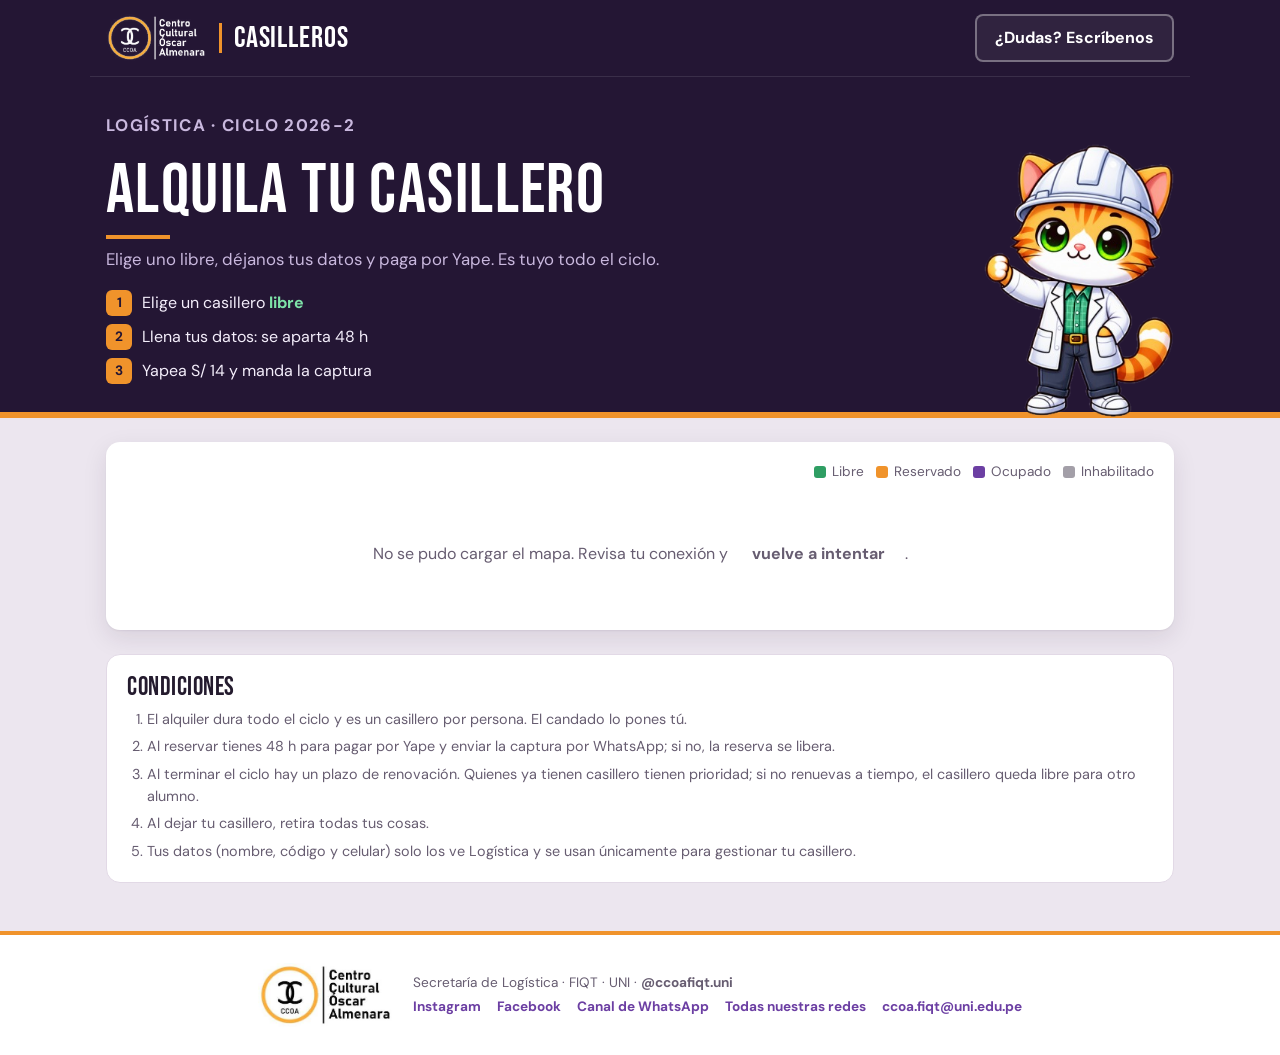
<file: sitio/index.html>
<!doctype html>
<html lang="es">
<head>
  <meta charset="utf-8">
  <meta name="viewport" content="width=device-width, initial-scale=1">
  <title>Casilleros CCOA</title>
  <meta name="description" content="Alquiler de casilleros del Centro Cultural Óscar Almenara (FIQT · UNI).">
  <link rel="icon" href="assets/logo.jpg">
  <link rel="preconnect" href="https://fonts.googleapis.com">
  <link rel="preconnect" href="https://fonts.gstatic.com" crossorigin>
  <link href="https://fonts.googleapis.com/css2?family=Bebas+Neue&family=DM+Sans:wght@400;500;700&display=swap" rel="stylesheet">
  <link rel="stylesheet" href="css/base.css">
  <link rel="stylesheet" href="css/componentes.css">
</head>
<body>
  <div class="cabecera">
    <header class="barra">
      <div class="barra__marca">
        <img src="assets/logo-claro.png" alt="Centro Cultural Óscar Almenara" class="barra__logo">
        <span class="barra__titulo barra__titulo--grande">Casilleros</span>
      </div>
      <a class="boton boton--claro" data-whatsapp target="_blank" rel="noopener">¿Dudas? Escríbenos</a>
    </header>

    <section class="portada">
      <div class="portada__texto">
        <p class="sobretitulo">Logística · Ciclo <span data-ciclo></span></p>
        <h1>Alquila tu casillero</h1>
        <p>Elige uno libre, déjanos tus datos y paga por Yape. Es tuyo todo el ciclo.</p>
        <ol class="pasos">
          <li><span>Elige un casillero <em>libre</em></span></li>
          <li><span>Llena tus datos: se aparta <span class="sin-corte"><span id="horas"></span>&nbsp;h</span></span></li>
          <li><span>Yapea <span id="precio" class="sin-corte"></span> y manda la captura</span></li>
        </ol>
      </div>
      <img class="portada__mascota" src="assets/mascota.png" alt="Mascota del CCOA">
    </section>
  </div>

  <main class="contenedor">
    <section class="tarjeta">
      <div id="aviso" class="aviso" hidden>
        <img src="assets/mascota-portapapeles.png" alt="">
        <div>
          <h2>Periodo de alquiler cerrado</h2>
          <p>Por ahora no se pueden reservar casilleros. Los anunciaremos en nuestras redes cuando se abra el próximo periodo.
            Si tienes una consulta, <a data-whatsapp target="_blank" rel="noopener">escríbenos por WhatsApp</a>.</p>
        </div>
      </div>
      <div class="tarjeta__cab">
        <p id="contador" class="contador">Cargando casilleros…</p>
        <div id="leyenda" class="leyenda"></div>
      </div>
      <div id="mapa" class="mapa"></div>
    </section>

    <section class="tarjeta tarjeta--suave">
      <h2>Condiciones</h2>
      <div id="condiciones"></div>
    </section>
  </main>

  <footer class="pie">
    <img class="pie__logo" src="assets/logo-recortado.png" alt="Centro Cultural Óscar Almenara">
    <div>
      <p>Secretaría de Logística · FIQT · UNI · <b id="usuario"></b></p>
      <nav id="redes" class="pie__redes"></nav>
    </div>
  </footer>

  <script type="module" src="js/paginas/publico.js"></script>
</body>
</html>
</file>
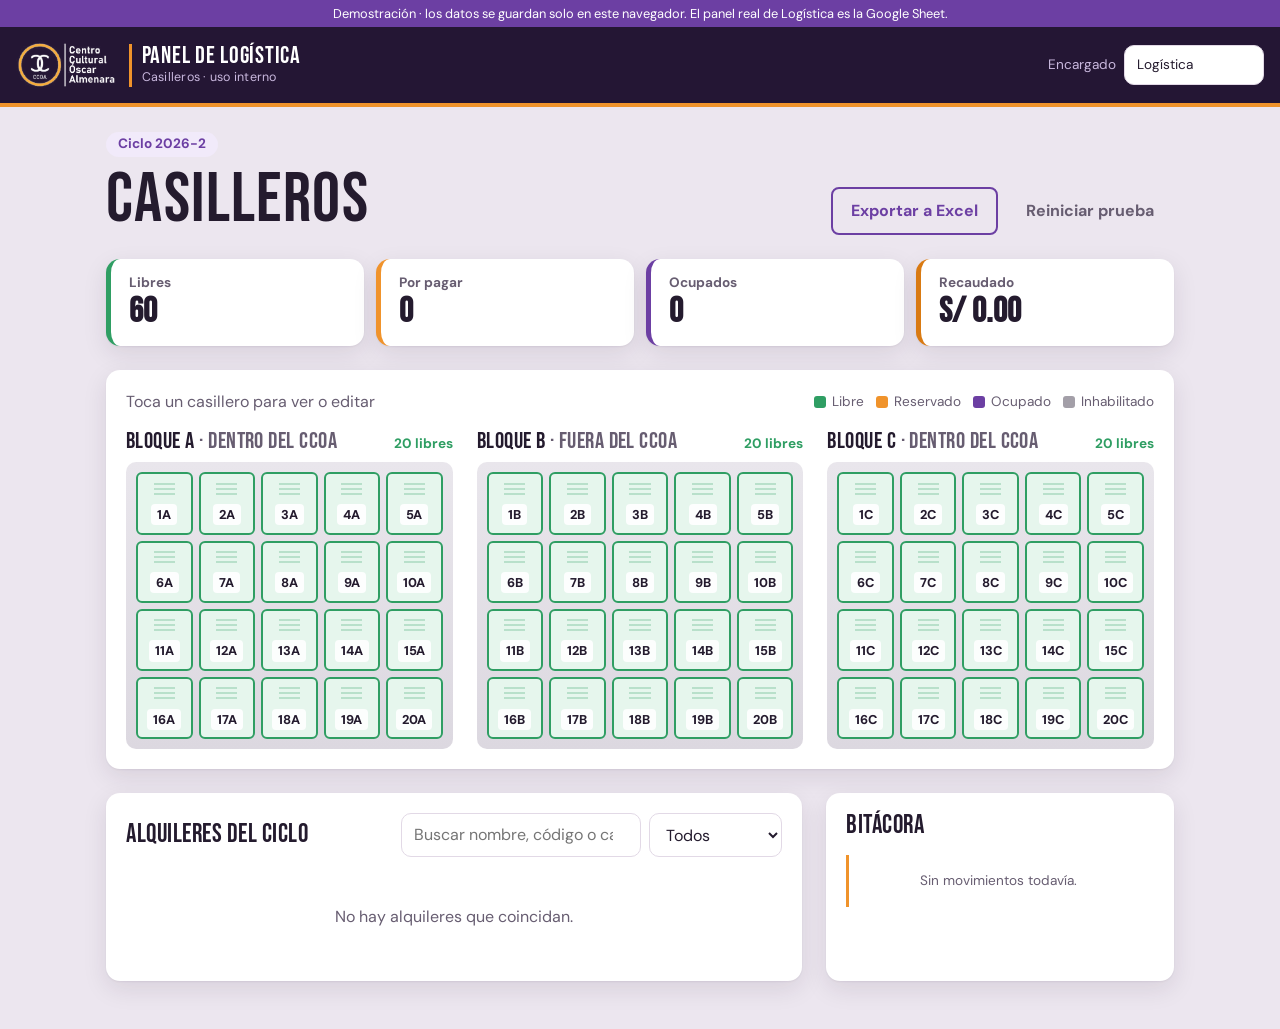
<file: sitio/logistica.html>
﻿<!doctype html>
<html lang="es">
<head>
  <meta charset="utf-8">
  <meta name="viewport" content="width=device-width, initial-scale=1">
  <title>Panel de Logística · Casilleros CCOA</title>
  <meta name="robots" content="noindex">
  <link rel="icon" href="assets/logo.jpg">
  <link rel="preconnect" href="https://fonts.googleapis.com">
  <link rel="preconnect" href="https://fonts.gstatic.com" crossorigin>
  <link href="https://fonts.googleapis.com/css2?family=Bebas+Neue&family=DM+Sans:wght@400;500;700&display=swap" rel="stylesheet">
  <link rel="stylesheet" href="css/base.css">
  <link rel="stylesheet" href="css/componentes.css">
</head>
<body>
  <div class="aviso-prototipo">Demostración · los datos se guardan solo en este navegador. El panel real de Logística es la Google Sheet.</div>

  <header class="barra barra--oscura">
    <div class="barra__marca">
      <img src="assets/logo-claro.png" alt="Centro Cultural Óscar Almenara" class="barra__logo">
      <div class="barra__texto">
        <span class="barra__titulo">Panel de Logística</span>
        <span class="barra__sub">Casilleros · uso interno</span>
      </div>
    </div>
    <label class="barra__encargado">Encargado <input id="encargado" placeholder="Tu nombre"></label>
  </header>

  <main class="contenedor">
    <section class="encabezado-panel">
      <div>
        <p class="etiqueta">Ciclo <span id="ciclo"></span></p>
        <h1>Casilleros</h1>
      </div>
      <div class="encabezado-panel__acciones">
        <button class="boton boton--contorno" id="exportar">Exportar a Excel</button>
        <button class="boton boton--texto" id="reiniciar">Reiniciar prueba</button>
      </div>
    </section>

    <section id="resumen" class="resumen"></section>

    <section class="tarjeta">
      <div class="tarjeta__cab">
        <p class="contador">Toca un casillero para ver o editar</p>
        <div id="leyenda" class="leyenda"></div>
      </div>
      <div id="mapa" class="mapa"></div>
    </section>

    <div class="dos-columnas">
      <section class="tarjeta">
        <div class="tarjeta__cab">
          <h2>Alquileres del ciclo</h2>
          <div class="filtros">
            <input id="buscar" type="search" placeholder="Buscar nombre, código o casillero">
            <select id="filtro">
              <option value="todos">Todos</option>
              <option value="reservado">Por pagar</option>
              <option value="pagado">Pagados</option>
              <option value="finalizado">Finalizados</option>
              <option value="cancelado">Cancelados</option>
            </select>
          </div>
        </div>
        <div id="tabla" class="tabla"></div>
      </section>

      <section class="tarjeta">
        <div class="tarjeta__cab"><h2>Bitácora</h2></div>
        <ul id="bitacora" class="bitacora"></ul>
      </section>
    </div>
  </main>

  <script type="module" src="js/paginas/logistica.js"></script>
</body>
</html>
</file>
<file: sitio/css/base.css>
/* ─────────────────────────────────────────────────────────────
   BASE: colores, tipografía y estructura general.
   Para cambiar la paleta, edita solo las variables de :root.
   ───────────────────────────────────────────────────────────── */

:root {
  /* Marca */
  --naranja: #f0932b;
  --naranja-fuerte: #d97a12;
  --naranja-suave: #fff1e0;
  --morado: #6c3fa3;
  --morado-fuerte: #52307f;
  --morado-suave: #f1eafa;

  /* Estados de casillero */
  --libre: #2f9e63;
  --libre-suave: #e6f6ed;
  --reservado: #f0932b;
  --reservado-suave: #fff1e0;
  --ocupado: #6c3fa3;
  --ocupado-suave: #ece3f8;
  --inhabilitado: #a39fa8;
  --inhabilitado-suave: #efeef0;
  --peligro: #c8414b;

  /* Cabecera oscura */
  --oscuro: #241634;
  --oscuro-2: #3a2356;
  --sobre-oscuro: #f4eefb;
  --sobre-oscuro-suave: #c9b8de;

  /* Neutros */
  --fondo: #ece6ef;
  --superficie: #ffffff;
  --texto: #241b2e;
  --texto-suave: #675d71;
  --borde: #e2d9e6;

  /* Tipografía (Bebas Neue = la "Neue" de los afiches del CCOA en Canva) */
  --fuente-titulos: 'Bebas Neue', 'Arial Narrow', sans-serif;
  --fuente-texto: 'DM Sans', system-ui, sans-serif;

  --radio: 14px;
  --sombra: 0 1px 2px rgba(36, 22, 52, .06), 0 8px 24px rgba(36, 22, 52, .10);
}

* { box-sizing: border-box; }

body {
  margin: 0;
  font-family: var(--fuente-texto);
  color: var(--texto);
  background: var(--fondo);
  line-height: 1.5;
}

h1, h2, h3 { margin: 0; line-height: 1; font-family: var(--fuente-titulos); font-weight: 400; letter-spacing: .02em; }
h4 { margin: 0; font-weight: 700; }
.sin-corte { white-space: nowrap; }
h1 { font-size: clamp(2.8rem, 7vw, 4.4rem); }
h2 { font-size: 1.6rem; }

a { color: var(--morado); }

.contenedor {
  max-width: 1100px;
  margin: 0 auto;
  padding: 24px 16px 48px;
  display: grid;
  gap: 24px;
}

.etiqueta {
  display: inline-block;
  margin: 0 0 8px;
  padding: 2px 12px;
  border-radius: 999px;
  background: var(--morado-suave);
  color: var(--morado);
  font-weight: 700;
  font-size: .85rem;
}

.vacio { color: var(--texto-suave); text-align: center; padding: 16px; }

.pie {
  display: flex; flex-wrap: wrap; align-items: center; justify-content: center; gap: 20px;
  color: var(--texto-suave);
  font-size: .85rem;
  padding: 28px 16px;
  background: var(--superficie);
  border-top: 4px solid var(--naranja);
}
.pie__logo { height: 64px; width: auto; }
.pie p { margin: 0 0 4px; }
.pie__redes { display: flex; flex-wrap: wrap; gap: 6px 16px; }
.pie__redes a { color: var(--morado); font-weight: 700; text-decoration: none; }
.pie__redes a:hover { text-decoration: underline; }
</file>
<file: sitio/css/componentes.css>
/* ─────────────────────────────────────────────────────────────
   COMPONENTES: cada bloque corresponde a una pieza de la página.
   ───────────────────────────────────────────────────────────── */

/* ── Cabecera oscura (barra + portada) ────────────────────── */
.cabecera {
  color: var(--sobre-oscuro);
  background: var(--oscuro);
  border-bottom: 6px solid var(--naranja);
}

/* ── Barra superior ───────────────────────────────────────── */
.barra {
  display: flex; align-items: center; justify-content: space-between; gap: 12px;
  max-width: 1100px; margin: 0 auto;
  padding: 14px 16px;
  border-bottom: 1px solid rgba(255, 255, 255, .1);
}
.barra--oscura {
  max-width: none; color: var(--sobre-oscuro);
  background: var(--oscuro);
  border-bottom: 4px solid var(--naranja);
}
.barra__marca { display: flex; align-items: center; gap: 12px; }
.barra__logo { height: 48px; width: auto; }
.barra__texto { display: grid; border-left: 3px solid var(--naranja); padding-left: 10px; }
.barra__titulo { font-family: var(--fuente-titulos); font-size: 1.5rem; line-height: 1; letter-spacing: .03em; color: #fff; }
.barra__sub { font-size: .78rem; color: var(--sobre-oscuro-suave); letter-spacing: .02em; }
.barra__titulo--grande { font-size: 1.9rem; padding-left: 12px; border-left: 3px solid var(--naranja); }
.barra__encargado { display: flex; align-items: center; gap: 8px; font-size: .85rem; color: var(--sobre-oscuro-suave); }
.barra__encargado input { width: 140px; }

.aviso-prototipo {
  background: var(--morado); color: #fff; text-align: center;
  font-size: .8rem; padding: 4px 16px;
}

/* ── Botones ──────────────────────────────────────────────── */
.boton {
  display: inline-flex; align-items: center; justify-content: center; gap: 8px;
  padding: 10px 18px; border-radius: 8px; border: 2px solid transparent;
  font: inherit; font-weight: 700; text-decoration: none; cursor: pointer;
  transition: background .15s, transform .1s;
}
.boton:active { transform: scale(.98); }
.boton--primario { background: var(--naranja); color: #fff; }
.boton--primario:hover { background: var(--naranja-fuerte); }
.boton--claro { border-color: rgba(255, 255, 255, .35); color: #fff; background: rgba(255, 255, 255, .06); }
.boton--claro:hover { background: rgba(255, 255, 255, .14); }
.boton--contorno { border-color: var(--morado); color: var(--morado); background: transparent; }
.boton--contorno:hover { background: var(--morado-suave); }
.boton--texto { background: none; color: var(--texto-suave); }
.boton--texto:hover { color: var(--texto); }
.boton--peligro { background: none; border-color: var(--peligro); color: var(--peligro); }
.boton--whatsapp { background: #25d366; color: #fff; width: 100%; }
.boton--whatsapp:hover { background: #1fb457; }

/* ── Portada (página pública) ─────────────────────────────── */
.portada {
  max-width: 1100px; margin: 0 auto; padding: 28px 16px 0;
  display: flex; align-items: flex-end; justify-content: space-between; gap: 16px;
}
.portada__texto { padding-bottom: 28px; max-width: 620px; }
.portada__texto > p { color: var(--sobre-oscuro-suave); margin: 8px 0 18px; font-size: 1.05rem; }
.portada h1 { color: #fff; }
.portada h1::after { content: ''; display: block; width: 64px; height: 4px; margin-top: 8px; background: var(--naranja); }
.sobretitulo { margin: 0 0 6px; color: #ffb866; font-weight: 700; font-size: .85rem; letter-spacing: .08em; text-transform: uppercase; }
.portada__mascota { width: 190px; height: auto; flex: none; margin-bottom: -6px; }

/* Pasos: una lista numerada sencilla, sin tarjetas */
.pasos { list-style: none; margin: 0; padding: 0; display: grid; gap: 8px; counter-reset: paso; }
.pasos li { display: flex; align-items: center; gap: 10px; color: var(--sobre-oscuro); counter-increment: paso; }
.pasos li::before {
  content: counter(paso); flex: none; display: grid; place-items: center;
  width: 26px; height: 26px; border-radius: 6px;
  background: var(--naranja); color: var(--oscuro); font-weight: 700; font-size: .85rem;
}
.pasos em { color: #7ee2a8; font-style: normal; font-weight: 700; }

/* ── Tarjeta ──────────────────────────────────────────────── */
.tarjeta {
  background: var(--superficie); border-radius: var(--radio); box-shadow: var(--sombra);
  padding: 20px; min-width: 0;
}
.tarjeta--suave { box-shadow: none; border: 1px solid var(--borde); }
.tarjeta--suave h2 { margin-bottom: 8px; }
.tarjeta__cab {
  display: flex; flex-wrap: wrap; align-items: center; justify-content: space-between; gap: 12px;
  margin-bottom: 16px;
}
.contador { margin: 0; color: var(--texto-suave); }
.contador strong { color: var(--libre); font-size: 1.3rem; }

/* ── Leyenda ──────────────────────────────────────────────── */
.leyenda { display: flex; flex-wrap: wrap; gap: 12px; font-size: .85rem; color: var(--texto-suave); }
.leyenda__item { display: inline-flex; align-items: center; gap: 6px; }
.punto { width: 12px; height: 12px; border-radius: 3px; display: inline-block; }
.punto--libre { background: var(--libre); }
.punto--reservado { background: var(--reservado); }
.punto--ocupado { background: var(--ocupado); }
.punto--inhabilitado { background: var(--inhabilitado); }

/* ── Mapa de casilleros ───────────────────────────────────── */
.mapa { display: grid; grid-template-columns: repeat(auto-fit, minmax(300px, 1fr)); gap: 24px; }
.bloque__cab { display: flex; justify-content: space-between; align-items: baseline; margin-bottom: 8px; }
.bloque__cab h3 { font-size: 1.45rem; }
.bloque__cab h3 span { color: var(--texto-suave); }
.bloque__libres { margin: 0; font-size: .85rem; color: var(--libre); font-weight: 700; }

.rejilla {
  display: grid; grid-template-columns: repeat(var(--columnas), 1fr); gap: 6px;
  padding: 10px; border-radius: 10px;
  background: linear-gradient(#e9e6ec, #dcd8e0);
}

.casillero {
  position: relative; aspect-ratio: 1 / 1.1;
  border: 2px solid transparent; border-radius: 6px;
  font: inherit; padding: 0;
  display: flex; align-items: flex-end; justify-content: center;
  transition: transform .12s, box-shadow .12s;
}
button.casillero { cursor: pointer; }
button.casillero:hover { transform: translateY(-2px); box-shadow: 0 4px 10px rgba(0,0,0,.12); }
button.casillero:focus-visible { outline: 3px solid var(--morado); outline-offset: 2px; }

/* Rejillas de ventilación como en los casilleros reales */
.casillero__rejillas {
  position: absolute; top: 14%; left: 30%; right: 30%; height: 26%;
  background: repeating-linear-gradient(to bottom, currentColor 0 2px, transparent 2px 5px);
  opacity: .25;
}
.casillero__num {
  margin-bottom: 14%; padding: 1px 6px; border-radius: 4px;
  background: rgba(255,255,255,.9); font-weight: 800; font-size: .8rem; color: var(--texto);
}

.casillero--libre        { background: var(--libre-suave); border-color: var(--libre); color: var(--libre); }
.casillero--reservado    { background: var(--reservado-suave); border-color: var(--reservado); color: var(--reservado); }
.casillero--ocupado      { background: var(--ocupado-suave); border-color: var(--ocupado); color: var(--ocupado); }
.casillero--inhabilitado { background: var(--inhabilitado-suave); border-color: var(--inhabilitado); color: var(--inhabilitado); opacity: .7; }

/* ── Modal ────────────────────────────────────────────────── */
.modal {
  border: none; border-radius: var(--radio); padding: 0;
  width: min(480px, calc(100% - 32px)); box-shadow: 0 20px 60px rgba(43,36,51,.3);
}
.modal::backdrop { background: rgba(43, 36, 51, .45); }
.modal__cab {
  display: flex; justify-content: space-between; align-items: center;
  padding: 16px 20px; border-bottom: 1px solid var(--borde);
}
.modal__cerrar { border: none; background: none; font-size: 1.6rem; line-height: 1; cursor: pointer; color: var(--texto-suave); }
.modal__cuerpo { padding: 20px; display: grid; gap: 16px; }
.nota { margin: 0; padding: 10px 14px; border-radius: 10px; background: var(--naranja-suave); font-size: .9rem; }

/* ── Formularios ──────────────────────────────────────────── */
.formulario { display: grid; gap: 12px; }
.formulario--caja { padding: 14px; border: 1px solid var(--borde); border-radius: 10px; }
.formulario h4 { color: var(--morado); }
.formulario__fila { display: grid; grid-template-columns: 1fr 1fr; gap: 12px; }
.formulario label { display: grid; gap: 4px; font-size: .85rem; font-weight: 700; color: var(--texto-suave); }
.formulario .check { display: flex; align-items: center; gap: 8px; }
input, select {
  font: inherit; color: var(--texto); padding: 9px 12px;
  border: 1.5px solid var(--borde); border-radius: 10px; background: #fff; min-width: 0;
}
input:focus, select:focus { outline: none; border-color: var(--morado); box-shadow: 0 0 0 3px var(--morado-suave); }
input[aria-invalid] { border-color: var(--peligro); }
.campo-error { color: var(--peligro); font-weight: 600; }
.formulario__error { margin: 0; color: var(--peligro); font-weight: 700; }
.formulario__error:empty { display: none; }

/* ── Confirmación ─────────────────────────────────────────── */
.exito { display: grid; gap: 10px; text-align: center; }
.exito p { margin: 0; }
.exito__mascota { justify-self: center; width: 130px; height: auto; }
.exito__num {
  justify-self: center; font-family: var(--fuente-titulos); font-size: 3rem; line-height: 1.1; color: var(--reservado);
  background: var(--reservado-suave); border: 3px solid var(--reservado); border-radius: 12px; padding: 2px 22px 0;
}
.pago { display: grid; gap: 8px; text-align: left; padding: 12px 14px; border-radius: 10px; background: var(--morado-suave); }
.pago b { color: var(--morado); }
.pago__qr { justify-self: center; width: 180px; height: auto; border-radius: 8px; }

/* ── Aviso de periodo cerrado ─────────────────────────────── */
.aviso {
  display: flex; align-items: center; gap: 16px;
  margin-bottom: 18px; padding: 14px 18px; border-radius: 10px;
  background: var(--morado-suave); border-left: 4px solid var(--morado);
}
.aviso[hidden] { display: none; }
.aviso img { width: 72px; height: auto; flex: none; }
.aviso h2 { color: var(--morado); margin-bottom: 4px; }
.aviso p { margin: 0; color: var(--texto-suave); }

/* Campo invisible que solo llenan los robots */
.trampa { position: absolute; left: -9999px; width: 1px; height: 1px; opacity: 0; }

/* ── Condiciones ──────────────────────────────────────────── */
.condiciones { margin: 0; padding-left: 20px; display: grid; gap: 6px; font-size: .9rem; color: var(--texto-suave); }
.desplegable summary { cursor: pointer; color: var(--morado); font-weight: 700; font-size: .9rem; }
.desplegable[open] summary { margin-bottom: 8px; }
.formulario .check { font-weight: 500; color: var(--texto); }
.formulario .check input { width: 18px; height: 18px; accent-color: var(--naranja); }

/* ── Panel de Logística ───────────────────────────────────── */
.encabezado-panel { display: flex; flex-wrap: wrap; justify-content: space-between; align-items: flex-end; gap: 12px; }
.encabezado-panel__acciones { display: flex; gap: 8px; }

.resumen { display: grid; grid-template-columns: repeat(auto-fit, minmax(150px, 1fr)); gap: 12px; }
.dato {
  background: var(--superficie); border-radius: var(--radio); box-shadow: var(--sombra);
  padding: 14px 18px; border-left: 5px solid; display: grid;
}
.dato span { color: var(--texto-suave); font-size: .85rem; font-weight: 700; }
.dato strong { font-family: var(--fuente-titulos); font-size: 2.2rem; line-height: 1.1; }
.dato--libre { border-color: var(--libre); }
.dato--reservado { border-color: var(--reservado); }
.dato--ocupado { border-color: var(--ocupado); }
.dato--dinero { border-color: var(--naranja-fuerte); }

.dos-columnas { display: grid; grid-template-columns: 2fr 1fr; gap: 24px; }
@media (max-width: 860px) { .dos-columnas { grid-template-columns: 1fr; } }

.filtros { display: flex; flex-wrap: wrap; gap: 8px; }
.filtros input { width: 240px; max-width: 100%; }

.tabla { overflow-x: auto; }
table { width: 100%; border-collapse: collapse; font-size: .9rem; }
th { text-align: left; color: var(--texto-suave); font-weight: 700; border-bottom: 2px solid var(--borde); padding: 8px; }
td { padding: 8px; border-bottom: 1px solid var(--borde); white-space: nowrap; }

.estado-chip {
  display: inline-block; margin: 0; padding: 2px 10px; border-radius: 999px;
  font-size: .8rem; font-weight: 700; text-transform: capitalize; justify-self: start;
}
.estado-chip--libre { background: var(--libre-suave); color: var(--libre); }
.estado-chip--reservado { background: var(--reservado-suave); color: var(--naranja-fuerte); }
.estado-chip--ocupado, .estado-chip--pagado { background: var(--ocupado-suave); color: var(--ocupado); }
.estado-chip--inhabilitado, .estado-chip--finalizado, .estado-chip--cancelado { background: var(--inhabilitado-suave); color: var(--texto-suave); }

.ficha { display: grid; grid-template-columns: auto 1fr; gap: 6px 16px; margin: 0; font-size: .92rem; }
.ficha dt { color: var(--texto-suave); font-weight: 700; }
.ficha dd { margin: 0; }
.enlace-wa { color: #25d366; vertical-align: middle; }
.acciones { display: flex; flex-wrap: wrap; gap: 8px; }

.bitacora { list-style: none; margin: 0; padding: 0; display: grid; gap: 10px; font-size: .85rem; max-height: 420px; overflow-y: auto; }
.bitacora li { border-left: 3px solid var(--naranja); padding-left: 10px; }
.bitacora time { color: var(--texto-suave); }
.bitacora span { display: block; color: var(--texto-suave); }

/* ── Celular ──────────────────────────────────────────────── */
@media (max-width: 520px) {
  .barra__logo { height: 42px; }
  .barra__sub { display: none; }
  .portada__mascota { width: 110px; }
  .portada__texto { padding-bottom: 20px; }
  .barra .boton { padding: 8px 12px; font-size: .85rem; }
  .barra__encargado input { width: 100px; }
  .formulario__fila { grid-template-columns: 1fr; }
  .tarjeta { padding: 14px; }
  .mapa { grid-template-columns: 1fr; }
}
</file>
